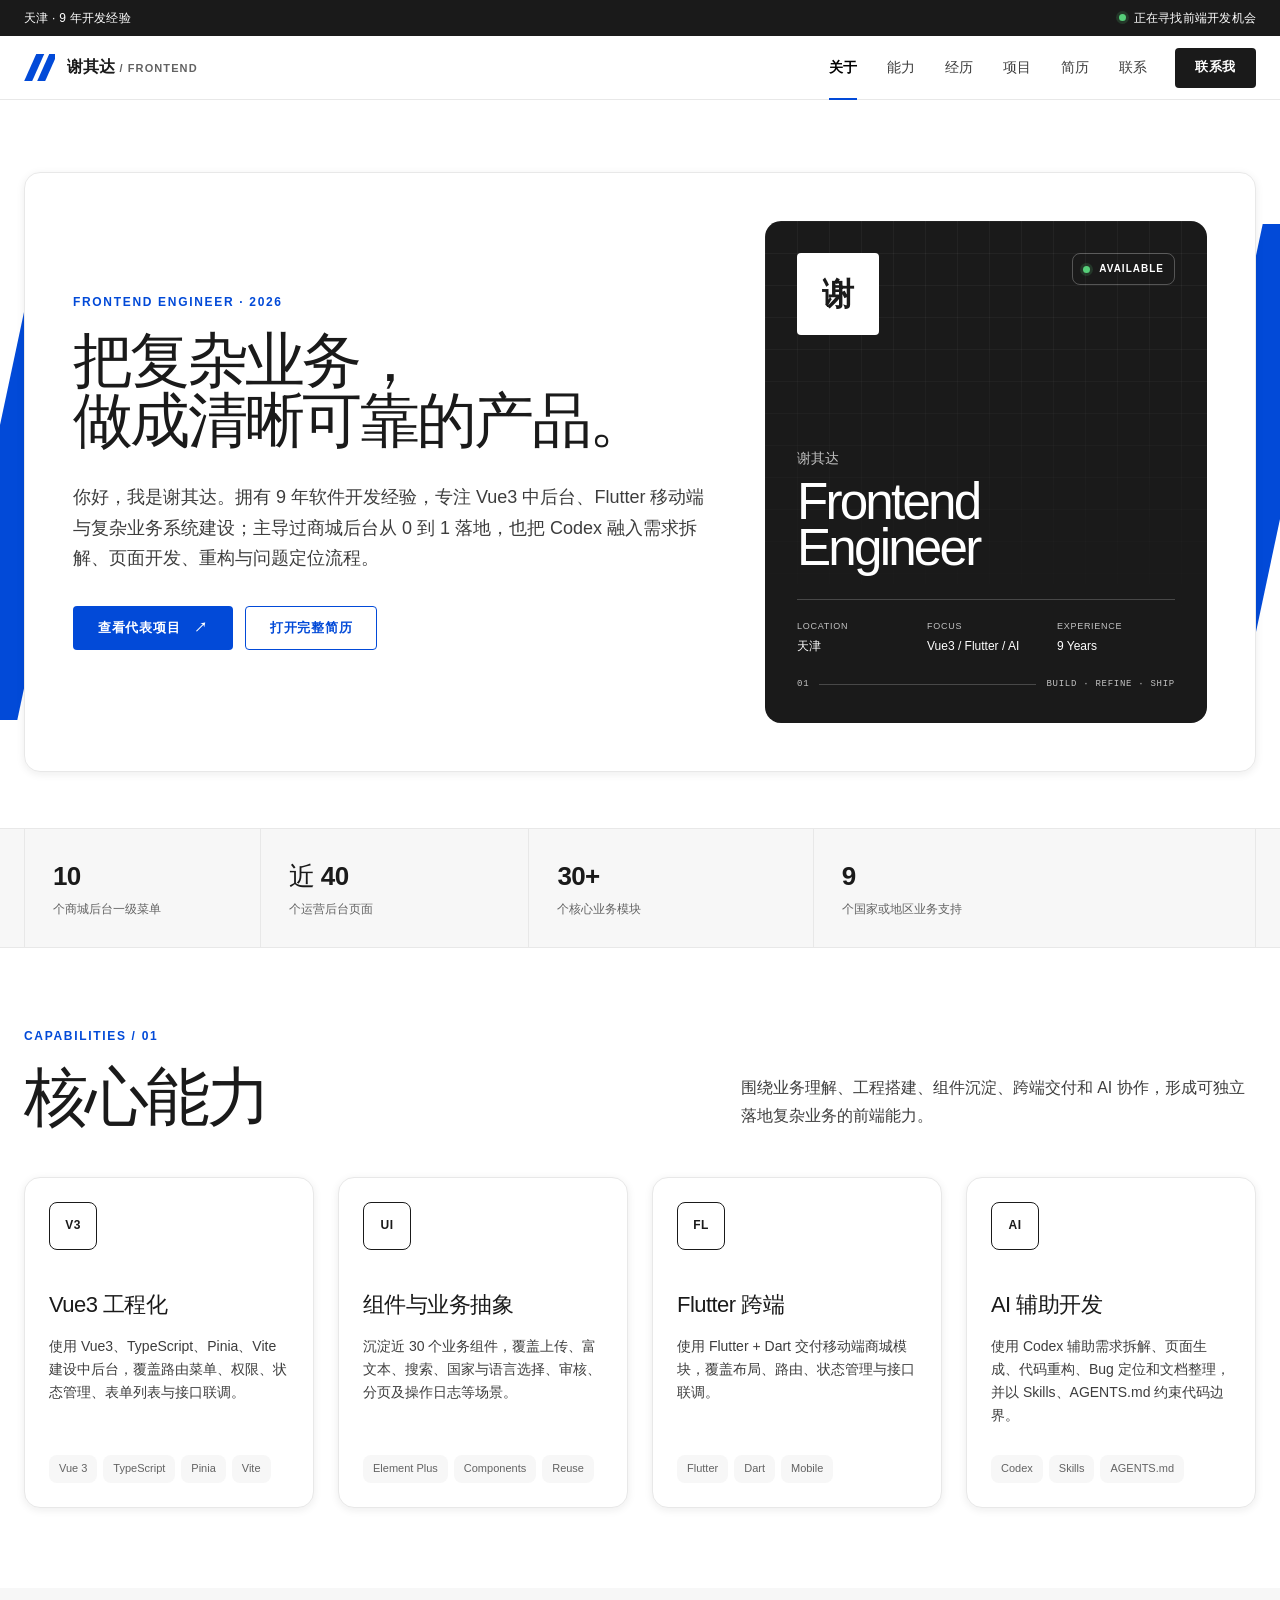
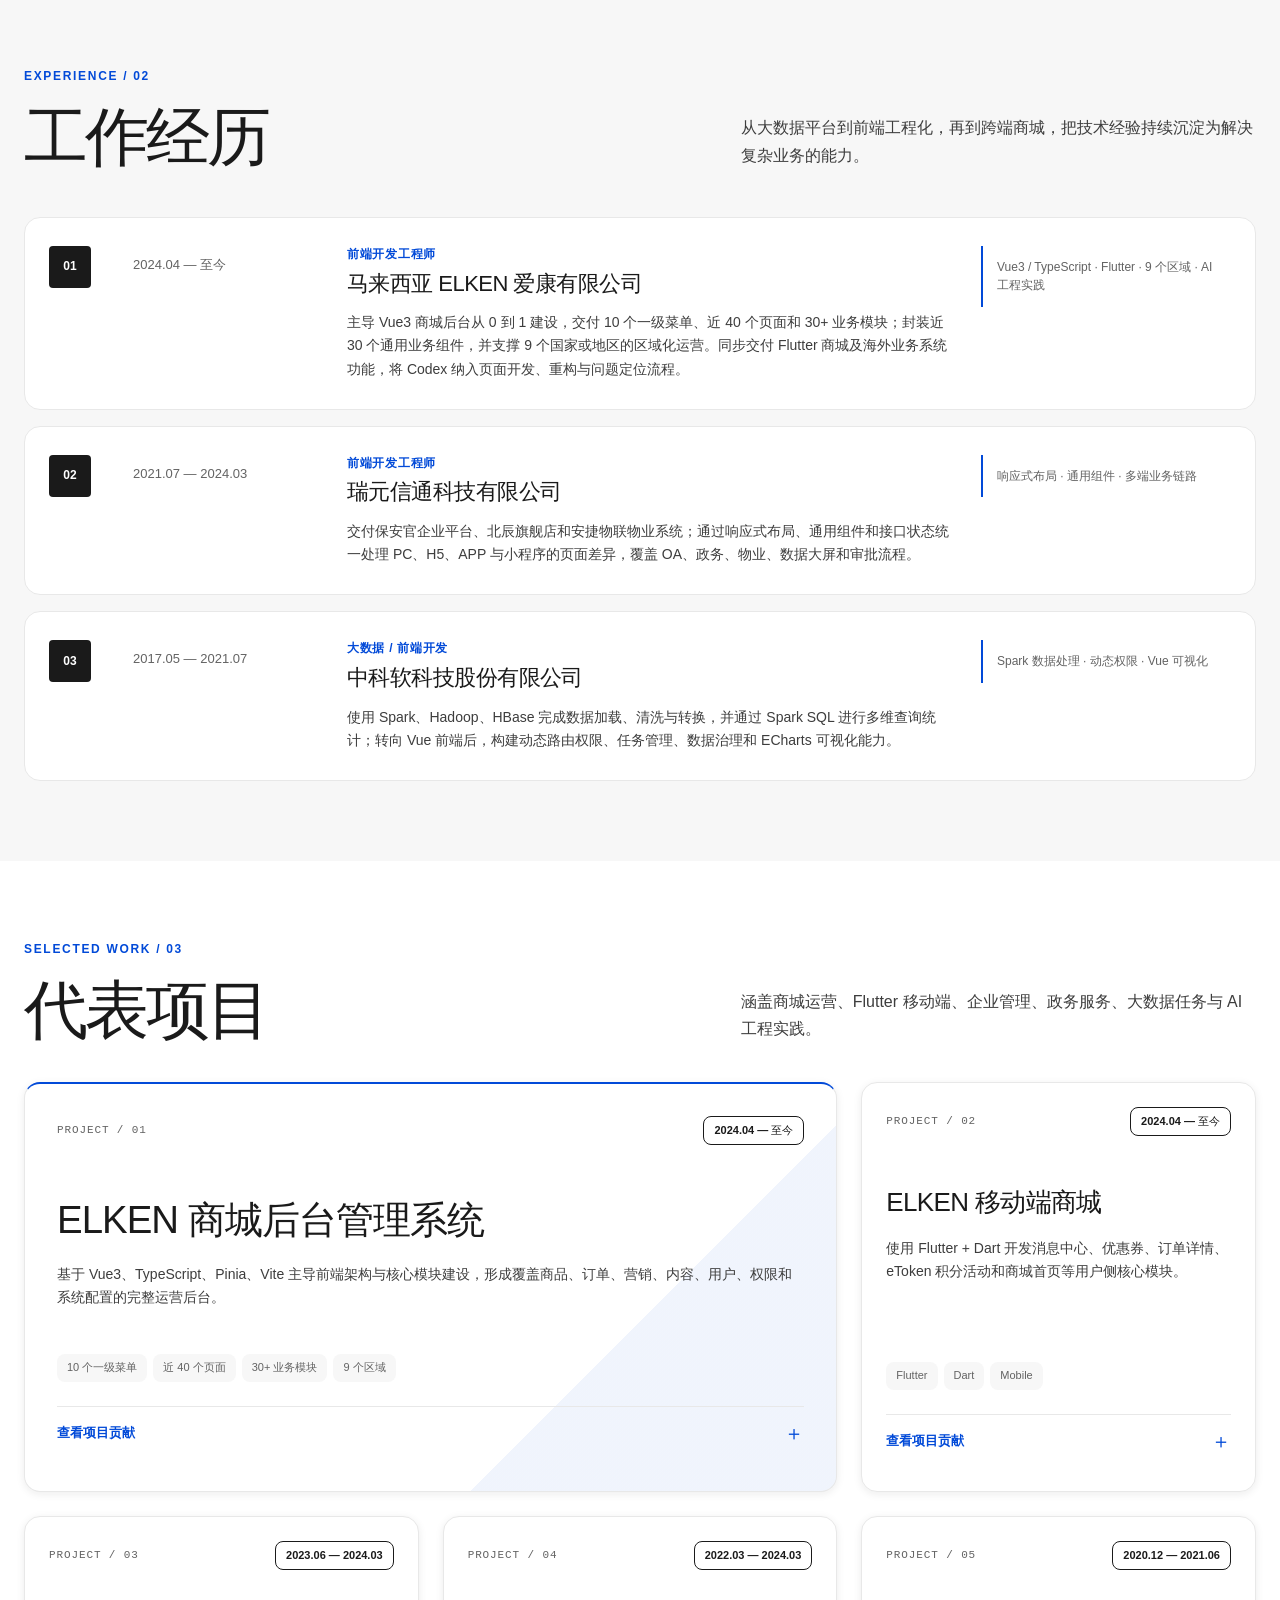
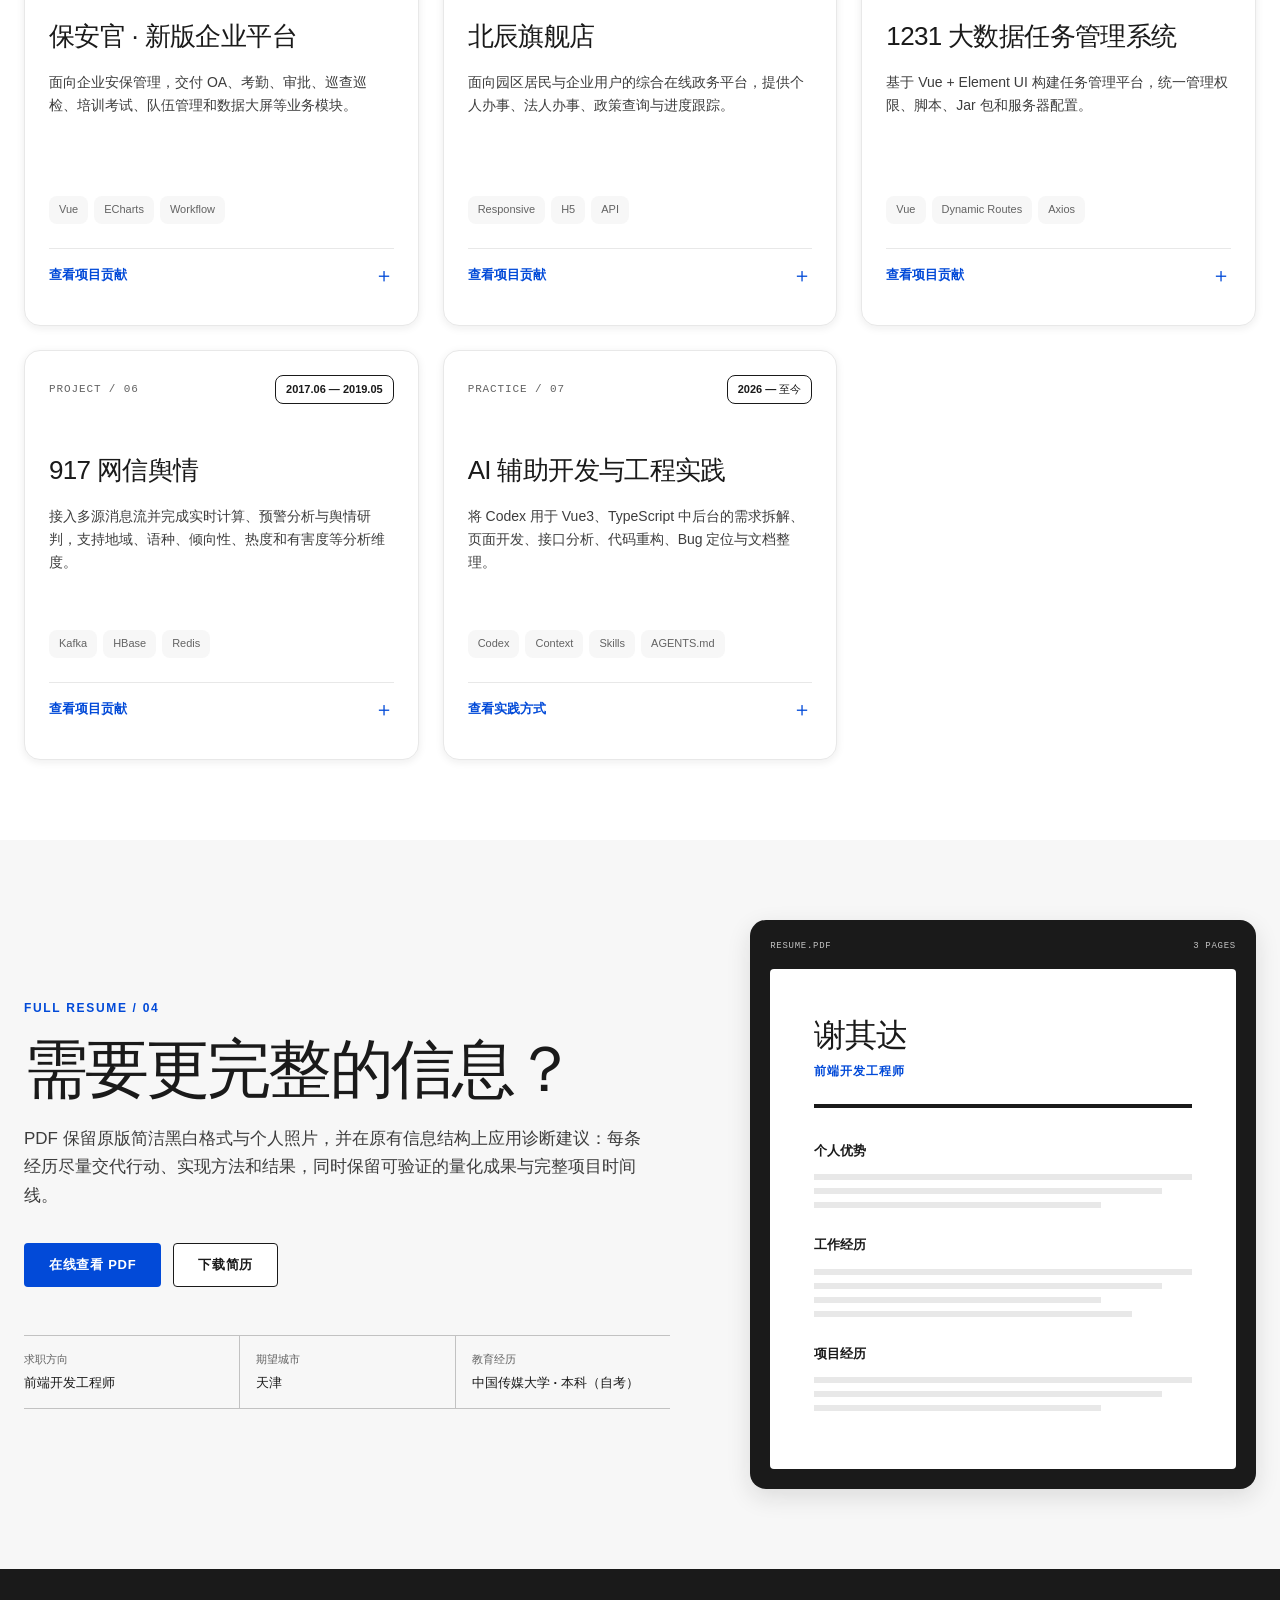
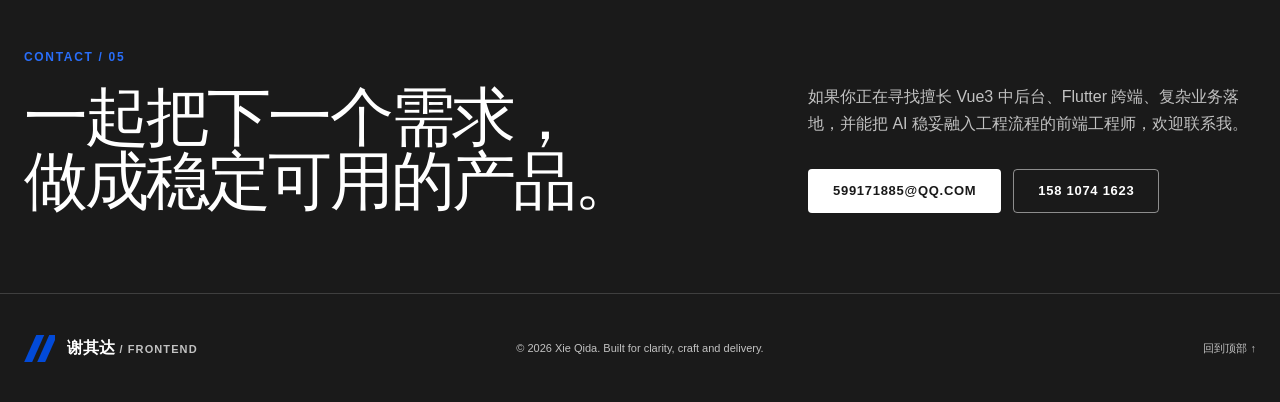
<file: index.html>
<!doctype html>
<html lang="zh-CN">
<head>
  <meta charset="UTF-8">
  <meta name="viewport" content="width=device-width, initial-scale=1.0">
  <meta name="description" content="谢其达的个人简历与作品网站，聚焦 Vue3、TypeScript、Flutter、中后台系统与基于 Codex 的 AI 辅助工程实践。">
  <meta name="theme-color" content="#ffffff">
  <title>谢其达｜前端开发工程师</title>
  <link rel="stylesheet" href="./styles.css">
  <script src="./script.js" defer></script>
</head>
<body>
  <main>
    <div class="utility-strip">
      <div class="container utility-inner">
        <span>天津 · 9 年开发经验</span>
        <span class="utility-status"><i></i> 正在寻找前端开发机会</span>
      </div>
    </div>

    <header class="site-header">
      <div class="container nav-shell">
        <a class="brand" href="#about" aria-label="回到首页">
          <span class="brand-mark" aria-hidden="true"><i></i><i></i></span>
          <span>谢其达 <small>/ FRONTEND</small></span>
        </a>
        <button class="menu-button" type="button" aria-label="打开导航" aria-expanded="false">
          <span></span><span></span>
        </button>
        <nav class="main-nav" aria-label="主导航">
          <a class="active" href="#about">关于</a>
          <a href="#skills">能力</a>
          <a href="#experience">经历</a>
          <a href="#projects">项目</a>
          <a href="#resume">简历</a>
          <a href="#contact">联系</a>
          <a class="nav-cta" href="mailto:599171885@qq.com">联系我</a>
        </nav>
      </div>
    </header>

    <section class="hero section" id="about">
      <div class="container hero-frame">
        <span class="slash slash-left" aria-hidden="true"></span>
        <span class="slash slash-right" aria-hidden="true"></span>
        <div class="hero-card">
          <div class="hero-copy">
            <p class="eyebrow">FRONTEND ENGINEER · 2026</p>
            <h1>把复杂业务，<br>做成清晰可靠的产品。</h1>
            <p class="hero-lead">你好，我是谢其达。拥有 9 年软件开发经验，专注 Vue3 中后台、Flutter 移动端与复杂业务系统建设；主导过商城后台从 0 到 1 落地，也把 Codex 融入需求拆解、页面开发、重构与问题定位流程。</p>
            <div class="button-row">
              <a class="button button-primary" href="#projects">查看代表项目 <span>↗</span></a>
              <a class="button button-outline" href="./resume.pdf" target="_blank" rel="noopener">打开完整简历</a>
            </div>
          </div>
          <aside class="profile-panel" aria-label="个人能力概览">
            <div class="profile-top">
              <div class="avatar" aria-hidden="true">谢</div>
              <span class="availability"><i></i> AVAILABLE</span>
            </div>
            <div class="profile-title"><span>谢其达</span><strong>Frontend<br>Engineer</strong></div>
            <div class="profile-specs">
              <div><span>LOCATION</span><strong>天津</strong></div>
              <div><span>FOCUS</span><strong>Vue3 / Flutter / AI</strong></div>
              <div><span>EXPERIENCE</span><strong>9 Years</strong></div>
            </div>
            <div class="code-line" aria-hidden="true"><span>01</span><i></i><span>BUILD · REFINE · SHIP</span></div>
          </aside>
        </div>
      </div>
    </section>

    <section class="stats-band" aria-label="职业数据">
      <div class="container stats-grid">
        <div><strong>10</strong><span>个商城后台一级菜单</span></div>
        <div><strong>近 40</strong><span>个运营后台页面</span></div>
        <div><strong>30+</strong><span>个核心业务模块</span></div>
        <div><strong>9</strong><span>个国家或地区业务支持</span></div>
      </div>
    </section>

    <section class="section" id="skills">
      <div class="container">
        <div class="section-heading">
          <div><p class="eyebrow">CAPABILITIES / 01</p><h2>核心能力</h2></div>
          <p>围绕业务理解、工程搭建、组件沉淀、跨端交付和 AI 协作，形成可独立落地复杂业务的前端能力。</p>
        </div>
        <div class="skills-grid">
          <article class="skill-card">
            <div class="skill-code">V3</div><h3>Vue3 工程化</h3>
            <p>使用 Vue3、TypeScript、Pinia、Vite 建设中后台，覆盖路由菜单、权限、状态管理、表单列表与接口联调。</p>
            <div class="tag-row"><span>Vue 3</span><span>TypeScript</span><span>Pinia</span><span>Vite</span></div>
          </article>
          <article class="skill-card">
            <div class="skill-code">UI</div><h3>组件与业务抽象</h3>
            <p>沉淀近 30 个业务组件，覆盖上传、富文本、搜索、国家与语言选择、审核、分页及操作日志等场景。</p>
            <div class="tag-row"><span>Element Plus</span><span>Components</span><span>Reuse</span></div>
          </article>
          <article class="skill-card">
            <div class="skill-code">FL</div><h3>Flutter 跨端</h3>
            <p>使用 Flutter + Dart 交付移动端商城模块，覆盖布局、路由、状态管理与接口联调。</p>
            <div class="tag-row"><span>Flutter</span><span>Dart</span><span>Mobile</span></div>
          </article>
          <article class="skill-card">
            <div class="skill-code">AI</div><h3>AI 辅助开发</h3>
            <p>使用 Codex 辅助需求拆解、页面生成、代码重构、Bug 定位和文档整理，并以 Skills、AGENTS.md 约束代码边界。</p>
            <div class="tag-row"><span>Codex</span><span>Skills</span><span>AGENTS.md</span></div>
          </article>
        </div>
      </div>
    </section>

    <section class="section cloud-section" id="experience">
      <div class="container">
        <div class="section-heading">
          <div><p class="eyebrow">EXPERIENCE / 02</p><h2>工作经历</h2></div>
          <p>从大数据平台到前端工程化，再到跨端商城，把技术经验持续沉淀为解决复杂业务的能力。</p>
        </div>
        <div class="experience-list">
          <article class="experience-card">
            <div class="experience-index">01</div><div class="experience-date">2024.04 — 至今</div>
            <div class="experience-main"><p>前端开发工程师</p><h3>马来西亚 ELKEN 爱康有限公司</h3><div>主导 Vue3 商城后台从 0 到 1 建设，交付 10 个一级菜单、近 40 个页面和 30+ 业务模块；封装近 30 个通用业务组件，并支撑 9 个国家或地区的区域化运营。同步交付 Flutter 商城及海外业务系统功能，将 Codex 纳入页面开发、重构与问题定位流程。</div></div>
            <div class="experience-result">Vue3 / TypeScript · Flutter · 9 个区域 · AI 工程实践</div>
          </article>
          <article class="experience-card">
            <div class="experience-index">02</div><div class="experience-date">2021.07 — 2024.03</div>
            <div class="experience-main"><p>前端开发工程师</p><h3>瑞元信通科技有限公司</h3><div>交付保安官企业平台、北辰旗舰店和安捷物联物业系统；通过响应式布局、通用组件和接口状态统一处理 PC、H5、APP 与小程序的页面差异，覆盖 OA、政务、物业、数据大屏和审批流程。</div></div>
            <div class="experience-result">响应式布局 · 通用组件 · 多端业务链路</div>
          </article>
          <article class="experience-card">
            <div class="experience-index">03</div><div class="experience-date">2017.05 — 2021.07</div>
            <div class="experience-main"><p>大数据 / 前端开发</p><h3>中科软科技股份有限公司</h3><div>使用 Spark、Hadoop、HBase 完成数据加载、清洗与转换，并通过 Spark SQL 进行多维查询统计；转向 Vue 前端后，构建动态路由权限、任务管理、数据治理和 ECharts 可视化能力。</div></div>
            <div class="experience-result">Spark 数据处理 · 动态权限 · Vue 可视化</div>
          </article>
        </div>
      </div>
    </section>

    <section class="section" id="projects">
      <div class="container">
        <div class="section-heading projects-heading">
          <div><p class="eyebrow">SELECTED WORK / 03</p><h2>代表项目</h2></div>
          <p>涵盖商城运营、Flutter 移动端、企业管理、政务服务、大数据任务与 AI 工程实践。</p>
        </div>
        <div class="projects-grid">
          <article class="project-card featured">
            <div class="project-head"><span class="project-no">PROJECT / 01</span><span class="project-label">2024.04 — 至今</span></div>
            <h3>ELKEN 商城后台管理系统</h3>
            <p>基于 Vue3、TypeScript、Pinia、Vite 主导前端架构与核心模块建设，形成覆盖商品、订单、营销、内容、用户、权限和系统配置的完整运营后台。</p>
            <div class="tag-row"><span>10 个一级菜单</span><span>近 40 个页面</span><span>30+ 业务模块</span><span>9 个区域</span></div>
            <details><summary>查看项目贡献 <span aria-hidden="true">＋</span></summary><div>以 Vite 完成工程初始化，以菜单配置与路由体系组织页面，以 Pinia 管理跨页面状态；抽象上传、富文本、通用搜索、国家/语言选择、审核、分页和操作日志等近 30 个业务组件。使用 Codex 生成页面骨架、分析接口和定位问题，再人工检查页面、交互、权限与异常状态。</div></details>
          </article>
          <article class="project-card">
            <div class="project-head"><span class="project-no">PROJECT / 02</span><span class="project-label">2024.04 — 至今</span></div>
            <h3>ELKEN 移动端商城</h3>
            <p>使用 Flutter + Dart 开发消息中心、优惠券、订单详情、eToken 积分活动和商城首页等用户侧核心模块。</p>
            <div class="tag-row"><span>Flutter</span><span>Dart</span><span>Mobile</span></div>
            <details><summary>查看项目贡献 <span aria-hidden="true">＋</span></summary><div>统一处理加载、空数据、异常响应和业务状态，完成页面交互与接口联调；配合后台及海外区域需求持续迭代，保持移动端业务链路与运营配置一致。</div></details>
          </article>
          <article class="project-card">
            <div class="project-head"><span class="project-no">PROJECT / 03</span><span class="project-label">2023.06 — 2024.03</span></div>
            <h3>保安官 · 新版企业平台</h3>
            <p>面向企业安保管理，交付 OA、考勤、审批、巡查巡检、培训考试、队伍管理和数据大屏等业务模块。</p>
            <div class="tag-row"><span>Vue</span><span>ECharts</span><span>Workflow</span></div>
            <details><summary>查看项目贡献 <span aria-hidden="true">＋</span></summary><div>将请假、报销、巡查和培训流程线上化，并使用 ECharts 汇总关键管理数据；通过通用表单、流程状态和接口错误处理统一 PC 与移动端业务体验。</div></details>
          </article>
          <article class="project-card">
            <div class="project-head"><span class="project-no">PROJECT / 04</span><span class="project-label">2022.03 — 2024.03</span></div>
            <h3>北辰旗舰店</h3>
            <p>面向园区居民与企业用户的综合在线政务平台，提供个人办事、法人办事、政策查询与进度跟踪。</p>
            <div class="tag-row"><span>Responsive</span><span>H5</span><span>API</span></div>
            <details><summary>查看项目贡献 <span aria-hidden="true">＋</span></summary><div>采用响应式布局适配 PC 与移动设备，串联业务申请、材料提交、查询展示和进度跟踪；统一接口状态与页面反馈，处理不同设备下的表单和内容展示差异。</div></details>
          </article>
          <article class="project-card">
            <div class="project-head"><span class="project-no">PROJECT / 05</span><span class="project-label">2020.12 — 2021.06</span></div>
            <h3>1231 大数据任务管理系统</h3>
            <p>基于 Vue + Element UI 构建任务管理平台，统一管理权限、脚本、Jar 包和服务器配置。</p>
            <div class="tag-row"><span>Vue</span><span>Dynamic Routes</span><span>Axios</span></div>
            <details><summary>查看项目贡献 <span aria-hidden="true">＋</span></summary><div>根据权限列表生成动态路由和菜单，在登录、请求与响应拦截中统一鉴权状态；集中管理任务脚本、Jar 包和服务器配置，规范任务提交与服务器操作流程。</div></details>
          </article>
          <article class="project-card">
            <div class="project-head"><span class="project-no">PROJECT / 06</span><span class="project-label">2017.06 — 2019.05</span></div>
            <h3>917 网信舆情</h3>
            <p>接入多源消息流并完成实时计算、预警分析与舆情研判，支持地域、语种、倾向性、热度和有害度等分析维度。</p>
            <div class="tag-row"><span>Kafka</span><span>HBase</span><span>Redis</span></div>
            <details><summary>查看项目贡献 <span aria-hidden="true">＋</span></summary><div>接入 Kafka 消息流，以 HBase 完成查询存储，以 Redis 缓存比对并更新预警结果，为实时监测和研判提供可用数据。</div></details>
          </article>
          <article class="project-card">
            <div class="project-head"><span class="project-no">PRACTICE / 07</span><span class="project-label">2026 — 至今</span></div>
            <h3>AI 辅助开发与工程实践</h3>
            <p>将 Codex 用于 Vue3、TypeScript 中后台的需求拆解、页面开发、接口分析、代码重构、Bug 定位与文档整理。</p>
            <div class="tag-row"><span>Codex</span><span>Context</span><span>Skills</span><span>AGENTS.md</span></div>
            <details><summary>查看实践方式 <span aria-hidden="true">＋</span></summary><div>通过 Skills 与 AGENTS.md 明确技术栈、目录规范、业务边界、改动范围与验收要求；对生成结果人工检查页面还原、交互流程、表单校验、接口数据、权限逻辑和异常状态，保证结果符合现有项目规范。</div></details>
          </article>
        </div>
      </div>
    </section>

    <section class="section cloud-section" id="resume">
      <div class="container resume-layout">
        <div class="resume-copy">
          <p class="eyebrow">FULL RESUME / 04</p><h2>需要更完整的信息？</h2>
          <p>PDF 保留原版简洁黑白格式与个人照片，并在原有信息结构上应用诊断建议：每条经历尽量交代行动、实现方法和结果，同时保留可验证的量化成果与完整项目时间线。</p>
          <div class="button-row">
            <a class="button button-primary" href="./resume.pdf" target="_blank" rel="noopener">在线查看 PDF</a>
            <a class="button button-outline-ink" href="./resume.pdf" download="谢其达-前端开发工程师-简历.pdf">下载简历</a>
          </div>
          <dl class="resume-meta">
            <div><dt>求职方向</dt><dd>前端开发工程师</dd></div>
            <div><dt>期望城市</dt><dd>天津</dd></div>
            <div><dt>教育经历</dt><dd>中国传媒大学 · 本科（自考）</dd></div>
          </dl>
        </div>
        <div class="resume-preview" aria-label="简历预览卡片">
          <div class="document-top"><span>RESUME.PDF</span><span>3 PAGES</span></div>
          <div class="document-sheet">
            <div class="doc-name">谢其达</div><div class="doc-role">前端开发工程师</div><div class="doc-rule"></div>
            <div class="doc-section"><strong>个人优势</strong><i></i><i></i><i></i></div>
            <div class="doc-section"><strong>工作经历</strong><i></i><i></i><i></i><i></i></div>
            <div class="doc-section"><strong>项目经历</strong><i></i><i></i><i></i></div>
          </div>
        </div>
      </div>
    </section>

    <section class="contact-section" id="contact">
      <div class="container contact-grid">
        <div><p class="eyebrow eyebrow-light">CONTACT / 05</p><h2>一起把下一个需求，<br>做成稳定可用的产品。</h2></div>
        <div class="contact-copy">
          <p>如果你正在寻找擅长 Vue3 中后台、Flutter 跨端、复杂业务落地，并能把 AI 稳妥融入工程流程的前端工程师，欢迎联系我。</p>
          <div class="button-row">
            <a class="button button-light" href="mailto:599171885@qq.com">599171885@qq.com</a>
            <a class="button button-dark-outline" href="tel:15810741623">158 1074 1623</a>
          </div>
        </div>
      </div>
    </section>

    <footer class="site-footer">
      <div class="container footer-inner">
        <div class="brand brand-light"><span class="brand-mark" aria-hidden="true"><i></i><i></i></span><span>谢其达 <small>/ FRONTEND</small></span></div>
        <p>© 2026 Xie Qida. Built for clarity, craft and delivery.</p>
        <a href="#about">回到顶部 ↑</a>
      </div>
    </footer>
  </main>
</body>
</html>
</file>
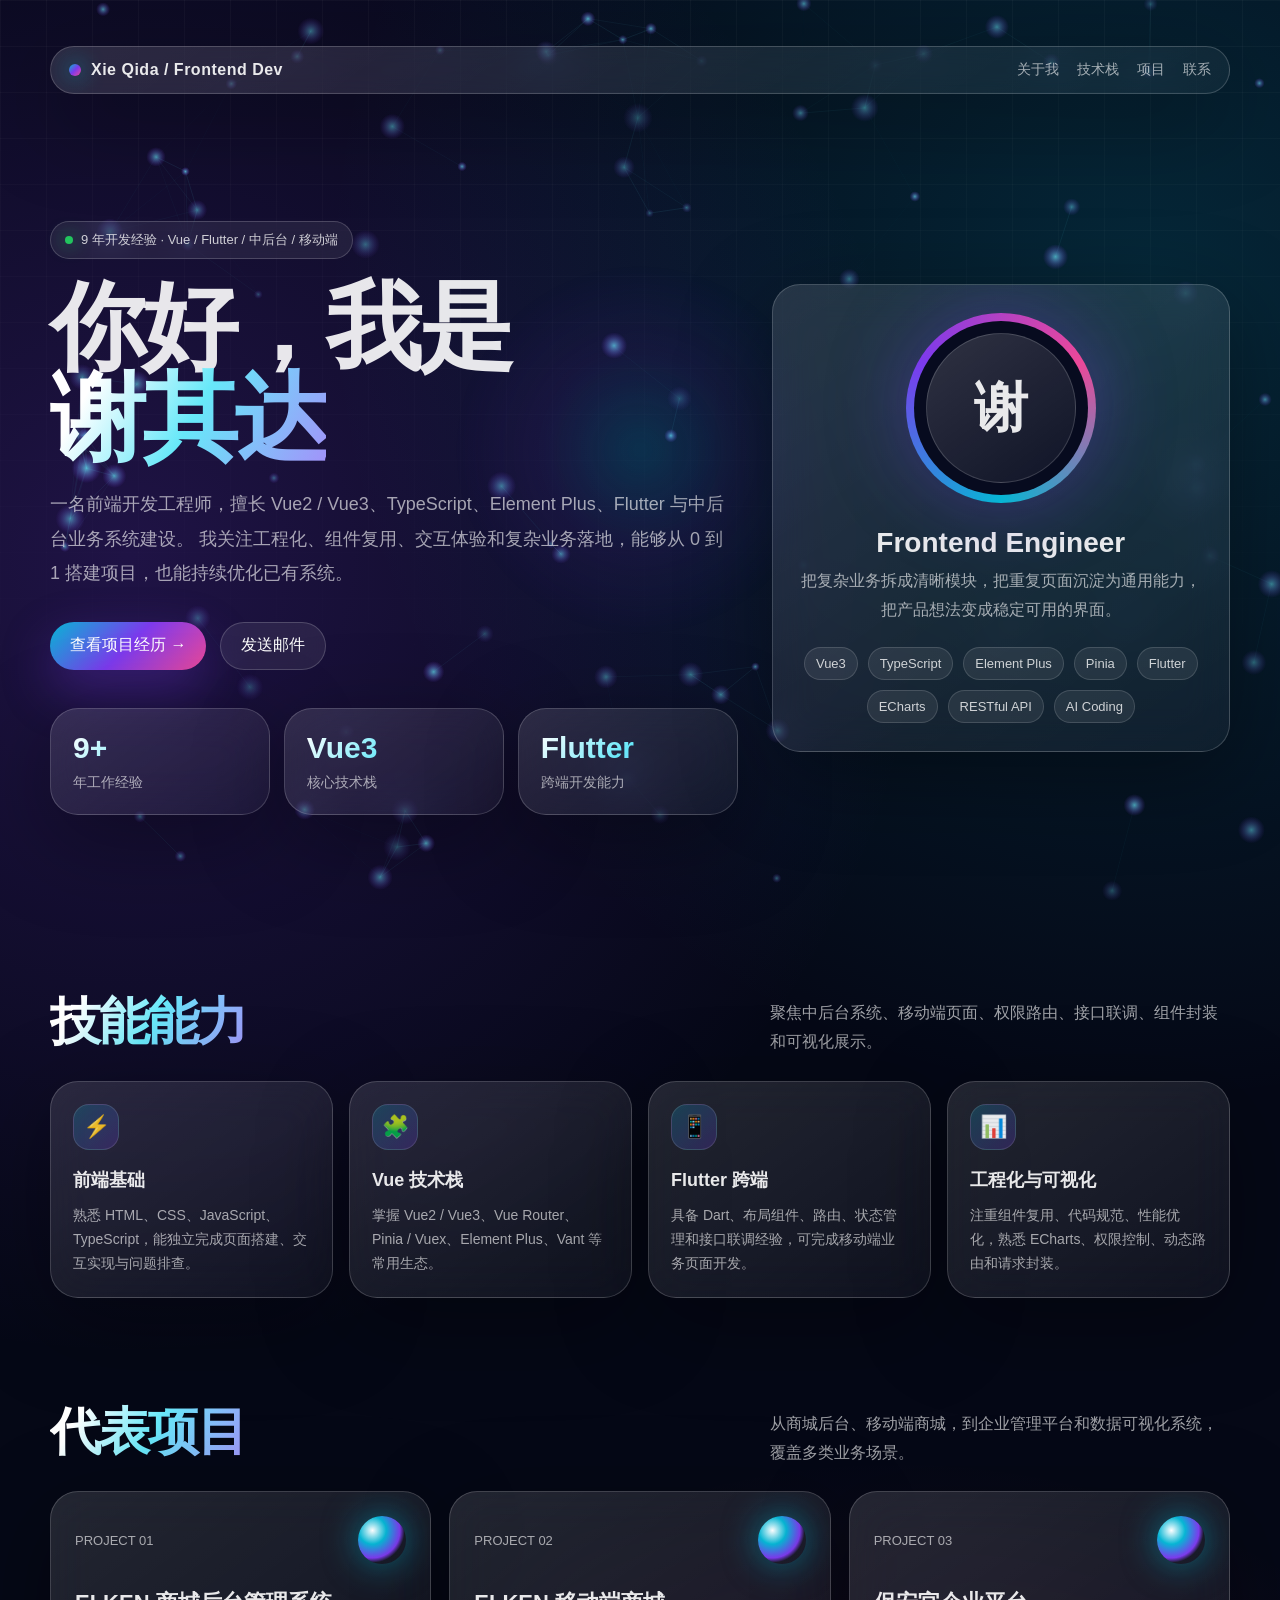
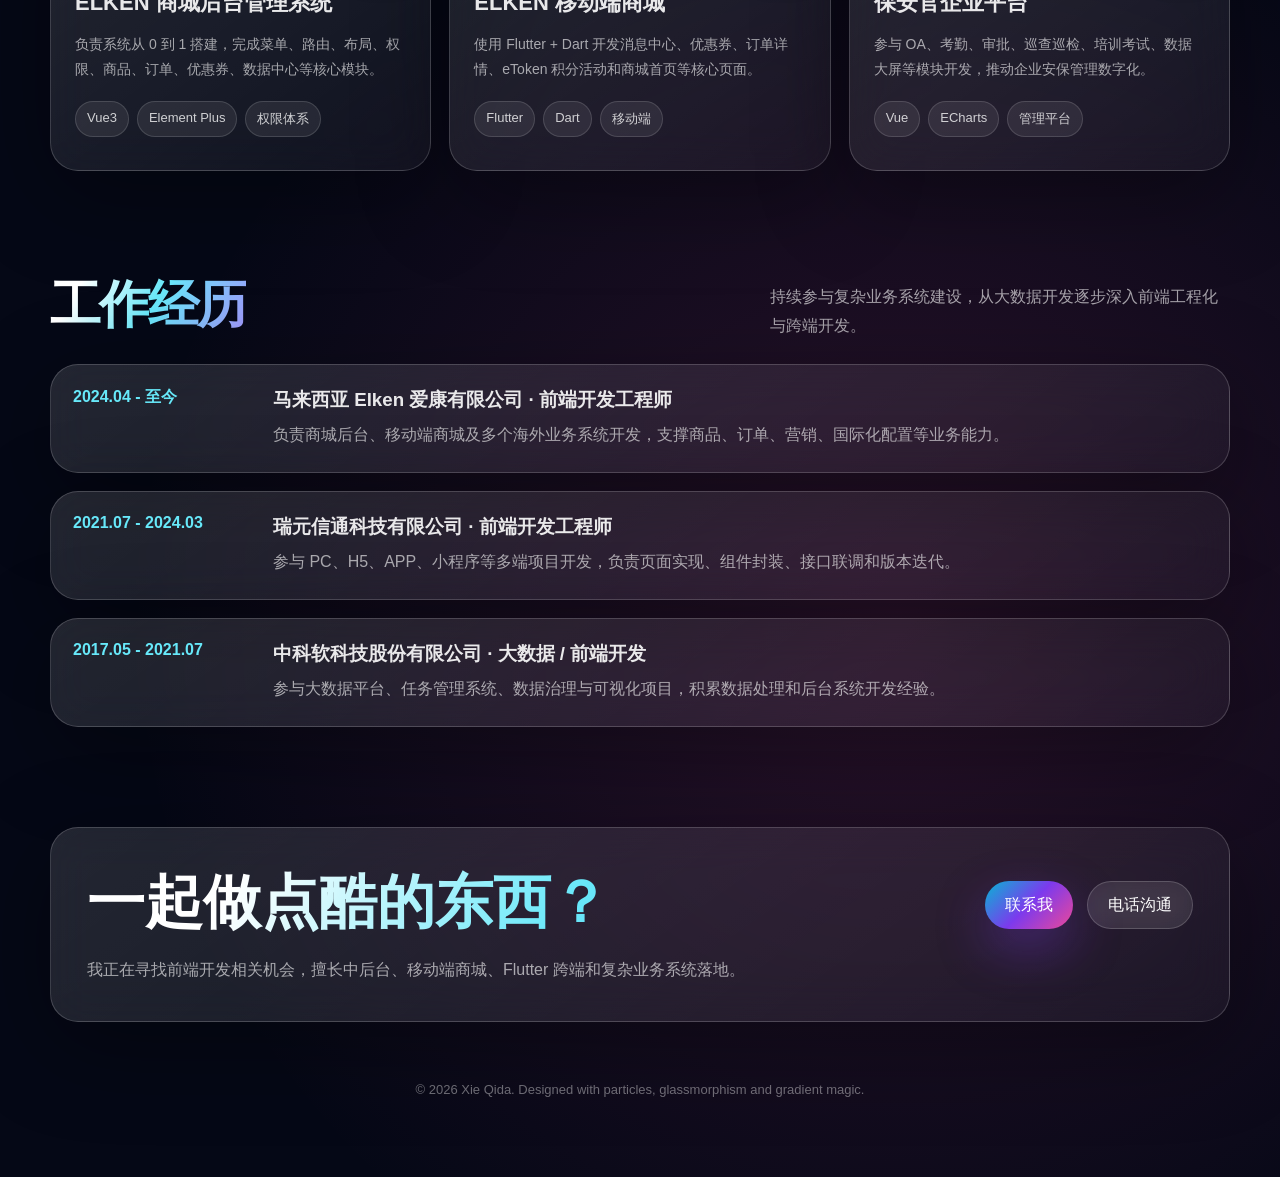
<file: home.html>
<!DOCTYPE html>
<html lang="zh-CN">
<head>
  <meta charset="UTF-8" />
  <meta name="viewport" content="width=device-width, initial-scale=1.0" />
  <title>谢其达｜前端开发工程师</title>
  <style>
    * {
      margin: 0;
      padding: 0;
      box-sizing: border-box;
    }

    :root {
      --bg: #050816;
      --card: rgba(255, 255, 255, 0.08);
      --card-border: rgba(255, 255, 255, 0.18);
      --text: rgba(255, 255, 255, 0.9);
      --muted: rgba(255, 255, 255, 0.62);
      --primary: #7c3aed;
      --secondary: #06b6d4;
      --pink: #ec4899;
      --green: #22c55e;
      --orange: #f97316;
    }

    html {
      scroll-behavior: smooth;
    }

    body {
      min-height: 100vh;
      font-family: Inter, "PingFang SC", "Microsoft YaHei", Arial, sans-serif;
      color: var(--text);
      background:
        radial-gradient(circle at 10% 20%, rgba(124, 58, 237, 0.22), transparent 32%),
        radial-gradient(circle at 90% 10%, rgba(6, 182, 212, 0.18), transparent 30%),
        radial-gradient(circle at 70% 80%, rgba(236, 72, 153, 0.16), transparent 32%),
        var(--bg);
      overflow-x: hidden;
    }

    body::before {
      content: "";
      position: fixed;
      inset: 0;
      pointer-events: none;
      background-image:
        linear-gradient(rgba(255, 255, 255, 0.035) 1px, transparent 1px),
        linear-gradient(90deg, rgba(255, 255, 255, 0.035) 1px, transparent 1px);
      background-size: 46px 46px;
      mask-image: linear-gradient(to bottom, rgba(0,0,0,0.9), transparent 85%);
      z-index: 0;
    }

    #particles {
      position: fixed;
      inset: 0;
      z-index: 1;
      pointer-events: none;
    }

    .cursor-glow {
      position: fixed;
      width: 420px;
      height: 420px;
      border-radius: 50%;
      background: radial-gradient(circle, rgba(6, 182, 212, 0.2), rgba(124, 58, 237, 0.08), transparent 64%);
      transform: translate(-50%, -50%);
      pointer-events: none;
      z-index: 2;
      filter: blur(8px);
      transition: width 0.25s ease, height 0.25s ease, opacity 0.25s ease;
      opacity: 0.9;
    }

    .page {
      position: relative;
      z-index: 3;
      width: min(1180px, calc(100% - 40px));
      margin: 0 auto;
      padding: 28px 0 80px;
    }

    .nav {
      position: sticky;
      top: 18px;
      z-index: 10;
      display: flex;
      align-items: center;
      justify-content: space-between;
      gap: 18px;
      padding: 14px 18px;
      margin-bottom: 72px;
      border: 1px solid var(--card-border);
      border-radius: 999px;
      background: rgba(5, 8, 22, 0.55);
      backdrop-filter: blur(18px);
      box-shadow: 0 18px 60px rgba(0, 0, 0, 0.25);
    }

    .logo {
      display: flex;
      align-items: center;
      gap: 10px;
      font-weight: 800;
      letter-spacing: 0.5px;
    }

    .logo-dot {
      width: 12px;
      height: 12px;
      border-radius: 50%;
      background: linear-gradient(135deg, var(--secondary), var(--primary), var(--pink));
      box-shadow: 0 0 22px rgba(6, 182, 212, 0.9);
    }

    .nav-links {
      display: flex;
      gap: 18px;
      align-items: center;
    }

    .nav-links a {
      color: var(--muted);
      text-decoration: none;
      font-size: 14px;
      transition: 0.25s ease;
    }

    .nav-links a:hover {
      color: #fff;
      text-shadow: 0 0 16px rgba(6, 182, 212, 0.7);
    }

    .hero {
      display: grid;
      grid-template-columns: 1.2fr 0.8fr;
      gap: 34px;
      align-items: center;
      min-height: calc(100vh - 160px);
    }

    .badge {
      display: inline-flex;
      align-items: center;
      gap: 8px;
      padding: 9px 14px;
      border: 1px solid rgba(255, 255, 255, 0.18);
      border-radius: 999px;
      background: rgba(255, 255, 255, 0.07);
      backdrop-filter: blur(16px);
      color: rgba(255, 255, 255, 0.78);
      font-size: 13px;
      margin-bottom: 22px;
    }

    .badge span {
      width: 8px;
      height: 8px;
      border-radius: 50%;
      background: var(--green);
      box-shadow: 0 0 18px var(--green);
    }

    h1 {
      font-size: clamp(48px, 8vw, 96px);
      line-height: 0.95;
      letter-spacing: -4px;
      margin-bottom: 24px;
    }

    .gradient-text {
      background: linear-gradient(120deg, #fff 8%, #67e8f9 26%, #a78bfa 52%, #f0abfc 74%, #fff 92%);
      background-size: 220% auto;
      -webkit-background-clip: text;
      background-clip: text;
      color: transparent;
      animation: shine 5s ease-in-out infinite;
    }

    @keyframes shine {
      0%, 100% { background-position: 0% center; }
      50% { background-position: 100% center; }
    }

    .hero-desc {
      max-width: 690px;
      color: var(--muted);
      font-size: 18px;
      line-height: 1.9;
      margin-bottom: 32px;
    }

    .actions {
      display: flex;
      gap: 14px;
      flex-wrap: wrap;
      margin-bottom: 38px;
    }

    .btn {
      position: relative;
      display: inline-flex;
      align-items: center;
      justify-content: center;
      gap: 10px;
      min-height: 48px;
      padding: 0 20px;
      border-radius: 999px;
      border: 1px solid rgba(255, 255, 255, 0.18);
      color: #fff;
      text-decoration: none;
      overflow: hidden;
      transition: 0.28s ease;
      background: rgba(255, 255, 255, 0.08);
      backdrop-filter: blur(14px);
    }

    .btn.primary {
      border: none;
      background: linear-gradient(135deg, var(--secondary), var(--primary), var(--pink));
      box-shadow: 0 20px 50px rgba(124, 58, 237, 0.35);
    }

    .btn::before {
      content: "";
      position: absolute;
      inset: 0;
      background: linear-gradient(120deg, transparent, rgba(255,255,255,0.35), transparent);
      transform: translateX(-120%);
      transition: 0.55s ease;
    }

    .btn:hover {
      transform: translateY(-3px);
      box-shadow: 0 18px 48px rgba(6, 182, 212, 0.25);
    }

    .btn:hover::before {
      transform: translateX(120%);
    }

    .stats {
      display: grid;
      grid-template-columns: repeat(3, minmax(0, 1fr));
      gap: 14px;
    }

    .glass-card {
      position: relative;
      border: 1px solid var(--card-border);
      background: linear-gradient(145deg, rgba(255,255,255,0.12), rgba(255,255,255,0.045));
      backdrop-filter: blur(22px);
      border-radius: 28px;
      box-shadow: 0 24px 90px rgba(0, 0, 0, 0.35);
      overflow: hidden;
    }

    .glass-card::before {
      content: "";
      position: absolute;
      inset: 0;
      background: radial-gradient(circle at var(--mx, 50%) var(--my, 50%), rgba(255,255,255,0.18), transparent 32%);
      opacity: 0;
      transition: opacity 0.25s ease;
      pointer-events: none;
    }

    .glass-card:hover::before {
      opacity: 1;
    }

    .stat-card {
      padding: 22px;
    }

    .stat-card strong {
      display: block;
      font-size: 30px;
      margin-bottom: 8px;
      background: linear-gradient(135deg, #fff, #67e8f9, #c084fc);
      -webkit-background-clip: text;
      color: transparent;
    }

    .stat-card span {
      color: var(--muted);
      font-size: 14px;
    }

    .profile-card {
      padding: 28px;
      transform-style: preserve-3d;
      animation: float 6s ease-in-out infinite;
    }

    @keyframes float {
      0%, 100% { transform: translateY(0); }
      50% { transform: translateY(-14px); }
    }

    .avatar-wrap {
      position: relative;
      width: 190px;
      height: 190px;
      margin: 0 auto 24px;
      border-radius: 50%;
      display: grid;
      place-items: center;
      background: conic-gradient(from 180deg, var(--secondary), var(--primary), var(--pink), var(--secondary));
      box-shadow: 0 0 80px rgba(124, 58, 237, 0.35);
    }

    .avatar-wrap::after {
      content: "";
      position: absolute;
      inset: 8px;
      border-radius: inherit;
      background: #070b1f;
    }

    .avatar {
      position: relative;
      z-index: 1;
      width: 150px;
      height: 150px;
      border-radius: 50%;
      display: grid;
      place-items: center;
      font-size: 54px;
      font-weight: 900;
      background: linear-gradient(145deg, rgba(255,255,255,0.16), rgba(255,255,255,0.04));
      border: 1px solid rgba(255,255,255,0.16);
    }

    .profile-card h2 {
      text-align: center;
      font-size: 28px;
      margin-bottom: 8px;
    }

    .profile-card p {
      text-align: center;
      color: var(--muted);
      line-height: 1.8;
      margin-bottom: 22px;
    }

    .tech-cloud {
      display: flex;
      flex-wrap: wrap;
      justify-content: center;
      gap: 10px;
    }

    .tag {
      padding: 8px 11px;
      border-radius: 999px;
      color: rgba(255,255,255,0.78);
      background: rgba(255,255,255,0.08);
      border: 1px solid rgba(255,255,255,0.14);
      font-size: 13px;
    }

    section {
      margin-top: 100px;
    }

    .section-title {
      display: flex;
      align-items: end;
      justify-content: space-between;
      gap: 20px;
      margin-bottom: 24px;
    }

    .section-title h2 {
      font-size: clamp(30px, 4vw, 52px);
      letter-spacing: -2px;
    }

    .section-title p {
      color: var(--muted);
      max-width: 460px;
      line-height: 1.8;
    }

    .skills-grid {
      display: grid;
      grid-template-columns: repeat(4, minmax(0, 1fr));
      gap: 16px;
    }

    .skill-card {
      min-height: 190px;
      padding: 22px;
      transition: 0.3s ease;
    }

    .skill-card:hover {
      transform: translateY(-8px);
      border-color: rgba(103, 232, 249, 0.5);
    }

    .skill-icon {
      width: 46px;
      height: 46px;
      display: grid;
      place-items: center;
      border-radius: 16px;
      margin-bottom: 18px;
      font-size: 22px;
      background: linear-gradient(135deg, rgba(6,182,212,0.22), rgba(124,58,237,0.22));
      border: 1px solid rgba(255,255,255,0.12);
    }

    .skill-card h3 {
      margin-bottom: 12px;
      font-size: 18px;
    }

    .skill-card p {
      color: var(--muted);
      line-height: 1.7;
      font-size: 14px;
    }

    .projects {
      display: grid;
      grid-template-columns: repeat(3, minmax(0, 1fr));
      gap: 18px;
    }

    .project-card {
      min-height: 280px;
      padding: 24px;
      transition: 0.32s ease;
    }

    .project-card:hover {
      transform: translateY(-10px) scale(1.01);
      border-color: rgba(192, 132, 252, 0.55);
    }

    .project-top {
      display: flex;
      justify-content: space-between;
      align-items: center;
      margin-bottom: 24px;
    }

    .project-no {
      font-size: 13px;
      color: var(--muted);
    }

    .project-orb {
      width: 48px;
      height: 48px;
      border-radius: 50%;
      background: radial-gradient(circle at 30% 30%, #fff, var(--secondary), var(--primary) 58%, transparent 68%);
      box-shadow: 0 0 35px rgba(6, 182, 212, 0.55);
    }

    .project-card h3 {
      font-size: 22px;
      margin-bottom: 14px;
    }

    .project-card p {
      color: var(--muted);
      line-height: 1.75;
      margin-bottom: 20px;
      font-size: 14px;
    }

    .project-tags {
      display: flex;
      gap: 8px;
      flex-wrap: wrap;
    }

    .timeline {
      position: relative;
      display: grid;
      gap: 18px;
    }

    .timeline-item {
      display: grid;
      grid-template-columns: 180px 1fr;
      gap: 20px;
      padding: 22px;
    }

    .time {
      color: #67e8f9;
      font-weight: 800;
    }

    .timeline-item h3 {
      margin-bottom: 8px;
    }

    .timeline-item p {
      color: var(--muted);
      line-height: 1.8;
    }

    .contact-card {
      padding: 36px;
      display: grid;
      grid-template-columns: 1fr auto;
      gap: 24px;
      align-items: center;
    }

    .contact-card h2 {
      font-size: clamp(30px, 5vw, 58px);
      margin-bottom: 14px;
    }

    .contact-card p {
      color: var(--muted);
      line-height: 1.8;
    }

    .footer {
      margin-top: 60px;
      text-align: center;
      color: rgba(255, 255, 255, 0.42);
      font-size: 13px;
    }

    .reveal {
      opacity: 0;
      transform: translateY(28px);
      transition: 0.7s ease;
    }

    .reveal.show {
      opacity: 1;
      transform: translateY(0);
    }

    @media (max-width: 920px) {
      .hero,
      .contact-card {
        grid-template-columns: 1fr;
      }

      .profile-card {
        max-width: 520px;
        margin: 0 auto;
      }

      .skills-grid,
      .projects {
        grid-template-columns: repeat(2, minmax(0, 1fr));
      }
    }

    @media (max-width: 640px) {
      .page {
        width: min(100% - 24px, 1180px);
        padding-top: 14px;
      }

      .nav {
        border-radius: 24px;
        align-items: flex-start;
        flex-direction: column;
        margin-bottom: 46px;
      }

      .nav-links {
        width: 100%;
        justify-content: space-between;
        gap: 10px;
        flex-wrap: wrap;
      }

      h1 {
        letter-spacing: -2px;
      }

      .hero-desc {
        font-size: 16px;
      }

      .stats,
      .skills-grid,
      .projects {
        grid-template-columns: 1fr;
      }

      .timeline-item {
        grid-template-columns: 1fr;
      }

      .section-title {
        display: block;
      }

      .section-title p {
        margin-top: 12px;
      }
    }
  </style>
</head>
<body>
  <canvas id="particles"></canvas>
  <div class="cursor-glow" id="cursorGlow"></div>

  <main class="page">
    <nav class="nav glass-card">
      <div class="logo">
        <span class="logo-dot"></span>
        <span>Xie Qida / Frontend Dev</span>
      </div>
      <div class="nav-links">
        <a href="#about">关于我</a>
        <a href="#skills">技术栈</a>
        <a href="#projects">项目</a>
        <a href="#contact">联系</a>
      </div>
    </nav>

    <header class="hero" id="about">
      <div class="hero-copy reveal">
        <div class="badge"><span></span> 9 年开发经验 · Vue / Flutter / 中后台 / 移动端</div>
        <h1>
          你好，我是<br />
          <span class="gradient-text">谢其达</span>
        </h1>
        <p class="hero-desc">
          一名前端开发工程师，擅长 Vue2 / Vue3、TypeScript、Element Plus、Flutter 与中后台业务系统建设。
          我关注工程化、组件复用、交互体验和复杂业务落地，能够从 0 到 1 搭建项目，也能持续优化已有系统。
        </p>
        <div class="actions">
          <a class="btn primary" href="#projects">查看项目经历 →</a>
          <a class="btn" href="mailto:599171885@qq.com">发送邮件</a>
        </div>
        <div class="stats">
          <div class="glass-card stat-card">
            <strong>9+</strong>
            <span>年工作经验</span>
          </div>
          <div class="glass-card stat-card">
            <strong>Vue3</strong>
            <span>核心技术栈</span>
          </div>
          <div class="glass-card stat-card">
            <strong>Flutter</strong>
            <span>跨端开发能力</span>
          </div>
        </div>
      </div>

      <aside class="profile-card glass-card reveal">
        <div class="avatar-wrap">
          <div class="avatar">谢</div>
        </div>
        <h2>Frontend Engineer</h2>
        <p>把复杂业务拆成清晰模块，把重复页面沉淀为通用能力，把产品想法变成稳定可用的界面。</p>
        <div class="tech-cloud">
          <span class="tag">Vue3</span>
          <span class="tag">TypeScript</span>
          <span class="tag">Element Plus</span>
          <span class="tag">Pinia</span>
          <span class="tag">Flutter</span>
          <span class="tag">ECharts</span>
          <span class="tag">RESTful API</span>
          <span class="tag">AI Coding</span>
        </div>
      </aside>
    </header>

    <section id="skills" class="reveal">
      <div class="section-title">
        <h2 class="gradient-text">技能能力</h2>
        <p>聚焦中后台系统、移动端页面、权限路由、接口联调、组件封装和可视化展示。</p>
      </div>
      <div class="skills-grid">
        <article class="glass-card skill-card">
          <div class="skill-icon">⚡</div>
          <h3>前端基础</h3>
          <p>熟悉 HTML、CSS、JavaScript、TypeScript，能独立完成页面搭建、交互实现与问题排查。</p>
        </article>
        <article class="glass-card skill-card">
          <div class="skill-icon">🧩</div>
          <h3>Vue 技术栈</h3>
          <p>掌握 Vue2 / Vue3、Vue Router、Pinia / Vuex、Element Plus、Vant 等常用生态。</p>
        </article>
        <article class="glass-card skill-card">
          <div class="skill-icon">📱</div>
          <h3>Flutter 跨端</h3>
          <p>具备 Dart、布局组件、路由、状态管理和接口联调经验，可完成移动端业务页面开发。</p>
        </article>
        <article class="glass-card skill-card">
          <div class="skill-icon">📊</div>
          <h3>工程化与可视化</h3>
          <p>注重组件复用、代码规范、性能优化，熟悉 ECharts、权限控制、动态路由和请求封装。</p>
        </article>
      </div>
    </section>

    <section id="projects" class="reveal">
      <div class="section-title">
        <h2 class="gradient-text">代表项目</h2>
        <p>从商城后台、移动端商城，到企业管理平台和数据可视化系统，覆盖多类业务场景。</p>
      </div>
      <div class="projects">
        <article class="glass-card project-card">
          <div class="project-top">
            <span class="project-no">PROJECT 01</span>
            <span class="project-orb"></span>
          </div>
          <h3>ELKEN 商城后台管理系统</h3>
          <p>负责系统从 0 到 1 搭建，完成菜单、路由、布局、权限、商品、订单、优惠券、数据中心等核心模块。</p>
          <div class="project-tags">
            <span class="tag">Vue3</span><span class="tag">Element Plus</span><span class="tag">权限体系</span>
          </div>
        </article>

        <article class="glass-card project-card">
          <div class="project-top">
            <span class="project-no">PROJECT 02</span>
            <span class="project-orb"></span>
          </div>
          <h3>ELKEN 移动端商城</h3>
          <p>使用 Flutter + Dart 开发消息中心、优惠券、订单详情、eToken 积分活动和商城首页等核心页面。</p>
          <div class="project-tags">
            <span class="tag">Flutter</span><span class="tag">Dart</span><span class="tag">移动端</span>
          </div>
        </article>

        <article class="glass-card project-card">
          <div class="project-top">
            <span class="project-no">PROJECT 03</span>
            <span class="project-orb"></span>
          </div>
          <h3>保安官企业平台</h3>
          <p>参与 OA、考勤、审批、巡查巡检、培训考试、数据大屏等模块开发，推动企业安保管理数字化。</p>
          <div class="project-tags">
            <span class="tag">Vue</span><span class="tag">ECharts</span><span class="tag">管理平台</span>
          </div>
        </article>
      </div>
    </section>

    <section class="reveal">
      <div class="section-title">
        <h2 class="gradient-text">工作经历</h2>
        <p>持续参与复杂业务系统建设，从大数据开发逐步深入前端工程化与跨端开发。</p>
      </div>
      <div class="timeline">
        <article class="glass-card timeline-item">
          <div class="time">2024.04 - 至今</div>
          <div>
            <h3>马来西亚 Elken 爱康有限公司 · 前端开发工程师</h3>
            <p>负责商城后台、移动端商城及多个海外业务系统开发，支撑商品、订单、营销、国际化配置等业务能力。</p>
          </div>
        </article>
        <article class="glass-card timeline-item">
          <div class="time">2021.07 - 2024.03</div>
          <div>
            <h3>瑞元信通科技有限公司 · 前端开发工程师</h3>
            <p>参与 PC、H5、APP、小程序等多端项目开发，负责页面实现、组件封装、接口联调和版本迭代。</p>
          </div>
        </article>
        <article class="glass-card timeline-item">
          <div class="time">2017.05 - 2021.07</div>
          <div>
            <h3>中科软科技股份有限公司 · 大数据 / 前端开发</h3>
            <p>参与大数据平台、任务管理系统、数据治理与可视化项目，积累数据处理和后台系统开发经验。</p>
          </div>
        </article>
      </div>
    </section>

    <section id="contact" class="reveal">
      <div class="glass-card contact-card">
        <div>
          <h2 class="gradient-text">一起做点酷的东西？</h2>
          <p>我正在寻找前端开发相关机会，擅长中后台、移动端商城、Flutter 跨端和复杂业务系统落地。</p>
        </div>
        <div class="actions">
          <a class="btn primary" href="mailto:599171885@qq.com">联系我</a>
          <a class="btn" href="tel:15810741623">电话沟通</a>
        </div>
      </div>
    </section>

    <footer class="footer">
      © 2026 Xie Qida. Designed with particles, glassmorphism and gradient magic.
    </footer>
  </main>

  <script>
    // 鼠标跟随光晕
    const cursorGlow = document.getElementById('cursorGlow');
    let mouseX = window.innerWidth / 2;
    let mouseY = window.innerHeight / 2;
    let glowX = mouseX;
    let glowY = mouseY;

    window.addEventListener('mousemove', (e) => {
      mouseX = e.clientX;
      mouseY = e.clientY;
    });

    function animateGlow() {
      glowX += (mouseX - glowX) * 0.12;
      glowY += (mouseY - glowY) * 0.12;
      cursorGlow.style.left = glowX + 'px';
      cursorGlow.style.top = glowY + 'px';
      requestAnimationFrame(animateGlow);
    }
    animateGlow();

    // 卡片鼠标高光位置
    document.querySelectorAll('.glass-card').forEach((card) => {
      card.addEventListener('mousemove', (e) => {
        const rect = card.getBoundingClientRect();
        const x = ((e.clientX - rect.left) / rect.width) * 100;
        const y = ((e.clientY - rect.top) / rect.height) * 100;
        card.style.setProperty('--mx', x + '%');
        card.style.setProperty('--my', y + '%');
      });
    });

    // 粒子背景
    const canvas = document.getElementById('particles');
    const ctx = canvas.getContext('2d');
    let particles = [];
    const particleCount = 90;

    function resizeCanvas() {
      canvas.width = window.innerWidth * window.devicePixelRatio;
      canvas.height = window.innerHeight * window.devicePixelRatio;
      canvas.style.width = window.innerWidth + 'px';
      canvas.style.height = window.innerHeight + 'px';
      ctx.setTransform(window.devicePixelRatio, 0, 0, window.devicePixelRatio, 0, 0);
    }

    function createParticles() {
      particles = Array.from({ length: particleCount }, () => ({
        x: Math.random() * window.innerWidth,
        y: Math.random() * window.innerHeight,
        r: Math.random() * 2.2 + 0.8,
        vx: (Math.random() - 0.5) * 0.45,
        vy: (Math.random() - 0.5) * 0.45,
        alpha: Math.random() * 0.5 + 0.25
      }));
    }

    function drawParticles() {
      ctx.clearRect(0, 0, window.innerWidth, window.innerHeight);

      particles.forEach((p, i) => {
        p.x += p.vx;
        p.y += p.vy;

        if (p.x < 0 || p.x > window.innerWidth) p.vx *= -1;
        if (p.y < 0 || p.y > window.innerHeight) p.vy *= -1;

        const dxMouse = p.x - mouseX;
        const dyMouse = p.y - mouseY;
        const mouseDist = Math.sqrt(dxMouse * dxMouse + dyMouse * dyMouse);
        if (mouseDist < 120) {
          p.x += dxMouse / 80;
          p.y += dyMouse / 80;
        }

        const gradient = ctx.createRadialGradient(p.x, p.y, 0, p.x, p.y, p.r * 5);
        gradient.addColorStop(0, `rgba(103, 232, 249, ${p.alpha})`);
        gradient.addColorStop(1, 'rgba(124, 58, 237, 0)');
        ctx.fillStyle = gradient;
        ctx.beginPath();
        ctx.arc(p.x, p.y, p.r * 5, 0, Math.PI * 2);
        ctx.fill();

        for (let j = i + 1; j < particles.length; j++) {
          const q = particles[j];
          const dx = p.x - q.x;
          const dy = p.y - q.y;
          const dist = Math.sqrt(dx * dx + dy * dy);
          if (dist < 120) {
            ctx.strokeStyle = `rgba(103, 232, 249, ${0.12 * (1 - dist / 120)})`;
            ctx.lineWidth = 1;
            ctx.beginPath();
            ctx.moveTo(p.x, p.y);
            ctx.lineTo(q.x, q.y);
            ctx.stroke();
          }
        }
      });

      requestAnimationFrame(drawParticles);
    }

    window.addEventListener('resize', () => {
      resizeCanvas();
      createParticles();
    });

    resizeCanvas();
    createParticles();
    drawParticles();

    // 滚动进入动画
    const observer = new IntersectionObserver((entries) => {
      entries.forEach((entry) => {
        if (entry.isIntersecting) {
          entry.target.classList.add('show');
        }
      });
    }, { threshold: 0.14 });

    document.querySelectorAll('.reveal').forEach((el) => observer.observe(el));
  </script>
</body>
</html>
</file>
<file: styles.css>
:root {
  --canvas: #ffffff;
  --paper: #ffffff;
  --cloud: #f7f7f7;
  --fog: #e8e8e8;
  --steel: #c2c2c2;
  --hairline: #e8e8e8;
  --primary: #024ad8;
  --primary-bright: #296ef9;
  --primary-deep: #0e3191;
  --ink: #1a1a1a;
  --ink-deep: #000000;
  --charcoal: #3d3d3d;
  --graphite: #636363;
  --on-ink: #ffffff;
  --soft-shadow: 0 2px 8px rgba(26, 26, 26, 0.08);
  --container: 1366px;
}

* {
  box-sizing: border-box;
}

html {
  scroll-behavior: smooth;
  scroll-padding-top: 110px;
}

body {
  margin: 0;
  background: var(--canvas);
  color: var(--ink);
  font-family: Inter, "PingFang SC", "Microsoft YaHei", Arial, sans-serif;
  font-size: 16px;
  line-height: 1.4;
  -webkit-font-smoothing: antialiased;
}

body,
button,
a {
  -webkit-tap-highlight-color: transparent;
}

button,
a {
  font: inherit;
}

a {
  color: inherit;
  text-decoration: none;
}

button {
  color: inherit;
}

::selection {
  background: #c9e0fc;
  color: var(--ink-deep);
}

.container {
  width: min(var(--container), calc(100% - 48px));
  margin-inline: auto;
}

.utility-strip {
  min-height: 36px;
  display: flex;
  align-items: center;
  background: var(--ink);
  color: var(--on-ink);
  font-size: 12px;
  letter-spacing: 0.02em;
}

.utility-inner {
  display: flex;
  align-items: center;
  justify-content: space-between;
  gap: 24px;
}

.utility-status {
  display: inline-flex;
  align-items: center;
  gap: 8px;
}

.utility-status i,
.availability i {
  width: 7px;
  height: 7px;
  border-radius: 50%;
  background: #56ce79;
  box-shadow: 0 0 0 3px rgba(86, 206, 121, 0.16);
}

.site-header {
  position: sticky;
  top: 0;
  z-index: 50;
  height: 64px;
  background: rgba(255, 255, 255, 0.96);
  border-bottom: 1px solid var(--hairline);
  backdrop-filter: blur(18px);
}

.nav-shell {
  height: 100%;
  display: flex;
  align-items: center;
  justify-content: space-between;
  gap: 32px;
}

.brand {
  min-height: 44px;
  display: inline-flex;
  align-items: center;
  gap: 12px;
  font-weight: 650;
  white-space: nowrap;
}

.brand small {
  color: var(--graphite);
  font-size: 11px;
  font-weight: 550;
  letter-spacing: 0.1em;
}

.brand-mark {
  position: relative;
  width: 31px;
  height: 27px;
  display: inline-block;
  overflow: hidden;
}

.brand-mark i {
  position: absolute;
  top: -4px;
  width: 8px;
  height: 36px;
  background: var(--primary);
  transform: skewX(-24deg);
}

.brand-mark i:first-child {
  left: 6px;
}

.brand-mark i:last-child {
  left: 19px;
}

.main-nav {
  height: 100%;
  display: flex;
  align-items: center;
  justify-content: flex-end;
  gap: 2px;
}

.main-nav > a {
  position: relative;
  min-width: 52px;
  min-height: 44px;
  padding: 0 14px;
  display: inline-flex;
  align-items: center;
  justify-content: center;
  color: var(--charcoal);
  font-size: 14px;
}

.main-nav > a:not(.nav-cta)::after {
  content: "";
  position: absolute;
  left: 14px;
  right: 14px;
  bottom: -10px;
  height: 2px;
  background: var(--primary);
  transform: scaleX(0);
  transition: transform 180ms ease;
}

.main-nav > a.active {
  color: var(--ink-deep);
  font-weight: 600;
}

.main-nav > a.active::after {
  transform: scaleX(1);
}

.main-nav .nav-cta {
  min-width: auto;
  min-height: 40px;
  margin-left: 12px;
  padding: 0 20px;
  border-radius: 4px;
  background: var(--ink);
  color: var(--on-ink);
  font-size: 13px;
  font-weight: 650;
  letter-spacing: 0.05em;
}

.menu-button {
  display: none;
  width: 44px;
  height: 44px;
  padding: 0;
  border: 0;
  background: transparent;
  align-items: center;
  justify-content: center;
  flex-direction: column;
  gap: 7px;
  cursor: pointer;
}

.menu-button span {
  width: 22px;
  height: 2px;
  background: var(--ink);
  transition: transform 180ms ease;
}

.section {
  padding: 80px 0;
}

.hero {
  padding-top: 72px;
  padding-bottom: 56px;
  overflow: hidden;
}

.hero-frame {
  position: relative;
}

.hero-card {
  position: relative;
  z-index: 2;
  min-height: 600px;
  display: grid;
  grid-template-columns: minmax(0, 1.18fr) minmax(360px, 0.82fr);
  gap: 56px;
  align-items: stretch;
  padding: 48px;
  background: var(--paper);
  border: 1px solid var(--hairline);
  border-radius: 16px;
  box-shadow: var(--soft-shadow);
  animation: rise-in 650ms cubic-bezier(0.22, 1, 0.36, 1) both;
}

.slash {
  position: absolute;
  z-index: 1;
  top: 52px;
  width: 80px;
  height: calc(100% - 104px);
  background: var(--primary);
  transform: skewX(-12deg);
}

.slash-left {
  left: -34px;
}

.slash-right {
  right: -34px;
}

.hero-copy {
  align-self: center;
  padding: 24px 0;
}

.eyebrow {
  margin: 0 0 20px;
  color: var(--primary);
  font-size: 12px;
  font-weight: 700;
  letter-spacing: 0.14em;
}

.hero h1,
.section-heading h2,
.resume-copy h2,
.contact-section h2 {
  margin: 0;
  font-weight: 500;
  letter-spacing: -0.045em;
  line-height: 1;
}

.hero h1 {
  max-width: 780px;
  font-size: clamp(50px, 4.65vw, 64px);
}

.hero-lead {
  max-width: 760px;
  margin: 32px 0 0;
  color: var(--charcoal);
  font-size: 18px;
  line-height: 1.7;
}

.button-row {
  display: flex;
  align-items: center;
  flex-wrap: wrap;
  gap: 12px;
  margin-top: 32px;
}

.button {
  min-height: 44px;
  display: inline-flex;
  align-items: center;
  justify-content: center;
  gap: 14px;
  padding: 11px 24px;
  border-radius: 4px;
  border: 1px solid transparent;
  font-size: 13px;
  font-weight: 650;
  letter-spacing: 0.055em;
  text-transform: uppercase;
  transition: transform 150ms ease, background-color 150ms ease;
}

.button:active {
  transform: translateY(1px);
}

.button-primary {
  background: var(--primary);
  color: var(--on-ink);
}

.button-primary:active {
  background: var(--primary-deep);
}

.button-outline {
  border-color: var(--primary);
  color: var(--primary);
  background: var(--canvas);
}

.button-outline-ink {
  border-color: var(--ink);
  color: var(--ink);
  background: var(--canvas);
}

.profile-panel {
  min-height: 500px;
  position: relative;
  display: flex;
  flex-direction: column;
  justify-content: space-between;
  padding: 32px;
  overflow: hidden;
  background: var(--ink);
  color: var(--on-ink);
  border-radius: 16px;
}

.profile-panel::before {
  content: "";
  position: absolute;
  inset: 0;
  background-image:
    linear-gradient(rgba(255, 255, 255, 0.045) 1px, transparent 1px),
    linear-gradient(90deg, rgba(255, 255, 255, 0.045) 1px, transparent 1px);
  background-size: 32px 32px;
  mask-image: linear-gradient(to bottom, black 10%, transparent 82%);
}

.profile-top,
.profile-title,
.profile-specs,
.code-line {
  position: relative;
  z-index: 1;
}

.profile-top {
  display: flex;
  align-items: flex-start;
  justify-content: space-between;
  gap: 20px;
}

.avatar {
  width: 82px;
  height: 82px;
  display: grid;
  place-items: center;
  border-radius: 4px;
  background: var(--canvas);
  color: var(--ink);
  font-size: 32px;
  font-weight: 600;
}

.availability {
  min-height: 32px;
  display: inline-flex;
  align-items: center;
  gap: 9px;
  padding: 0 10px;
  border: 1px solid rgba(255, 255, 255, 0.26);
  border-radius: 8px;
  font-size: 10px;
  font-weight: 650;
  letter-spacing: 0.1em;
}

.profile-title {
  margin-top: auto;
  padding: 56px 0 28px;
}

.profile-title > span {
  display: block;
  margin-bottom: 10px;
  color: var(--steel);
  font-size: 14px;
}

.profile-title strong {
  display: block;
  font-size: clamp(42px, 4vw, 62px);
  font-weight: 500;
  letter-spacing: -0.055em;
  line-height: 0.9;
}

.profile-specs {
  display: grid;
  grid-template-columns: repeat(3, 1fr);
  gap: 12px;
  padding-top: 20px;
  border-top: 1px solid rgba(255, 255, 255, 0.2);
}

.profile-specs span,
.profile-specs strong {
  display: block;
}

.profile-specs span {
  margin-bottom: 5px;
  color: var(--steel);
  font-size: 9px;
  letter-spacing: 0.08em;
}

.profile-specs strong {
  font-size: 12px;
  font-weight: 500;
}

.code-line {
  display: flex;
  align-items: center;
  gap: 10px;
  margin-top: 24px;
  color: var(--steel);
  font-family: "SFMono-Regular", Consolas, "Liberation Mono", monospace;
  font-size: 9px;
  letter-spacing: 0.08em;
}

.code-line i {
  flex: 1;
  height: 1px;
  background: rgba(255, 255, 255, 0.2);
}

.stats-band {
  border-top: 1px solid var(--hairline);
  border-bottom: 1px solid var(--hairline);
  background: var(--cloud);
}

.stats-grid {
  display: grid;
  grid-template-columns: 0.75fr 0.85fr 0.9fr 1.4fr;
}

.stats-grid > div {
  min-height: 118px;
  display: flex;
  flex-direction: column;
  justify-content: center;
  padding: 24px 28px;
  border-right: 1px solid var(--hairline);
}

.stats-grid > div:first-child {
  border-left: 1px solid var(--hairline);
}

.stats-grid strong,
.stats-grid span {
  display: block;
}

.stats-grid strong {
  margin-bottom: 6px;
  font-size: 26px;
  font-weight: 550;
  letter-spacing: -0.025em;
}

.stats-grid span {
  color: var(--graphite);
  font-size: 12px;
}

.section-heading {
  display: grid;
  grid-template-columns: minmax(0, 0.95fr) minmax(320px, 0.75fr);
  align-items: end;
  justify-content: space-between;
  gap: 64px;
  margin-bottom: 48px;
}

.section-heading h2,
.resume-copy h2 {
  font-size: clamp(44px, 5vw, 64px);
}

.section-heading > p {
  margin: 0;
  color: var(--charcoal);
  font-size: 16px;
  line-height: 1.7;
}

.skills-grid {
  display: grid;
  grid-template-columns: repeat(4, minmax(0, 1fr));
  gap: 24px;
}

.skill-card {
  min-height: 330px;
  display: flex;
  flex-direction: column;
  padding: 24px;
  background: var(--paper);
  border: 1px solid var(--hairline);
  border-radius: 16px;
  box-shadow: var(--soft-shadow);
}

.skill-code {
  width: 48px;
  height: 48px;
  display: grid;
  place-items: center;
  margin-bottom: 40px;
  border-radius: 8px;
  border: 1px solid var(--ink);
  font-size: 12px;
  font-weight: 700;
  letter-spacing: 0.04em;
}

.skill-card h3,
.project-card h3,
.experience-card h3 {
  margin: 0;
  font-weight: 500;
  letter-spacing: -0.025em;
}

.skill-card h3 {
  font-size: 22px;
}

.skill-card > p {
  margin: 14px 0 28px;
  color: var(--charcoal);
  font-size: 14px;
  line-height: 1.65;
}

.tag-row {
  display: flex;
  align-items: center;
  flex-wrap: wrap;
  gap: 6px;
  margin-top: auto;
}

.tag-row span {
  min-height: 28px;
  display: inline-flex;
  align-items: center;
  padding: 0 10px;
  border-radius: 8px;
  background: var(--cloud);
  color: var(--graphite);
  font-size: 11px;
}

.cloud-section {
  background: var(--cloud);
}

.experience-list {
  display: flex;
  flex-direction: column;
  gap: 16px;
}

.experience-card {
  display: grid;
  grid-template-columns: 60px 190px minmax(0, 1fr) 250px;
  align-items: start;
  gap: 24px;
  padding: 28px 24px;
  background: var(--paper);
  border-radius: 16px;
  border: 1px solid var(--hairline);
}

.experience-index {
  width: 42px;
  height: 42px;
  display: grid;
  place-items: center;
  border-radius: 4px;
  background: var(--ink);
  color: var(--on-ink);
  font-size: 12px;
  font-weight: 650;
}

.experience-date {
  padding-top: 10px;
  color: var(--graphite);
  font-size: 13px;
}

.experience-main > p {
  margin: 0 0 6px;
  color: var(--primary);
  font-size: 12px;
  font-weight: 700;
  letter-spacing: 0.06em;
  text-transform: uppercase;
}

.experience-main h3 {
  font-size: 22px;
}

.experience-main > div {
  max-width: 720px;
  margin-top: 12px;
  color: var(--charcoal);
  font-size: 14px;
  line-height: 1.65;
}

.experience-result {
  padding: 12px 14px;
  border-left: 2px solid var(--primary);
  color: var(--graphite);
  font-size: 12px;
  line-height: 1.55;
}

.projects-heading {
  margin-bottom: 40px;
}

.projects-grid {
  display: grid;
  grid-template-columns: repeat(3, minmax(0, 1fr));
  gap: 24px;
}

.project-card {
  min-height: 410px;
  display: flex;
  flex-direction: column;
  padding: 24px;
  background: var(--paper);
  border: 1px solid var(--hairline);
  border-radius: 16px;
  box-shadow: var(--soft-shadow);
}

.project-card.featured {
  grid-column: span 2;
  min-height: 390px;
  padding: 32px;
  background:
    linear-gradient(135deg, transparent 70%, rgba(2, 74, 216, 0.06) 70%),
    var(--paper);
  border-top: 2px solid var(--primary);
}

.project-head {
  display: flex;
  align-items: center;
  justify-content: space-between;
  gap: 20px;
  margin-bottom: 48px;
}

.project-no {
  color: var(--graphite);
  font-family: "SFMono-Regular", Consolas, "Liberation Mono", monospace;
  font-size: 11px;
  letter-spacing: 0.08em;
}

.project-label {
  padding: 6px 10px;
  border: 1px solid var(--ink);
  border-radius: 8px;
  font-size: 11px;
  font-weight: 550;
}

.project-card h3 {
  max-width: 760px;
  font-size: 26px;
}

.project-card.featured h3 {
  font-size: clamp(30px, 3vw, 44px);
}

.project-card > p {
  max-width: 820px;
  margin: 16px 0 24px;
  color: var(--charcoal);
  font-size: 14px;
  line-height: 1.65;
}

.project-card details {
  margin-top: 24px;
  border-top: 1px solid var(--hairline);
}

.project-card summary {
  min-height: 52px;
  display: flex;
  align-items: center;
  justify-content: space-between;
  gap: 16px;
  cursor: pointer;
  list-style: none;
  color: var(--primary);
  font-size: 13px;
  font-weight: 600;
}

.project-card summary::-webkit-details-marker {
  display: none;
}

.project-card summary span {
  font-size: 20px;
  font-weight: 400;
  transition: transform 180ms ease;
}

.project-card details[open] summary span {
  transform: rotate(45deg);
}

.project-card details > div {
  padding: 0 0 18px;
  color: var(--charcoal);
  font-size: 13px;
  line-height: 1.7;
}

.resume-layout {
  display: grid;
  grid-template-columns: minmax(0, 0.92fr) minmax(420px, 0.72fr);
  align-items: center;
  gap: 80px;
}

.resume-copy > p:not(.eyebrow) {
  max-width: 630px;
  margin: 24px 0 0;
  color: var(--charcoal);
  font-size: 17px;
  line-height: 1.7;
}

.resume-meta {
  display: grid;
  grid-template-columns: repeat(3, 1fr);
  gap: 0;
  margin: 48px 0 0;
  border-top: 1px solid var(--steel);
  border-bottom: 1px solid var(--steel);
}

.resume-meta > div {
  padding: 16px 12px 16px 0;
}

.resume-meta > div + div {
  padding-left: 16px;
  border-left: 1px solid var(--steel);
}

.resume-meta dt {
  margin-bottom: 6px;
  color: var(--graphite);
  font-size: 11px;
}

.resume-meta dd {
  margin: 0;
  font-size: 13px;
  font-weight: 550;
}

.resume-preview {
  padding: 20px;
  background: var(--ink);
  border-radius: 16px;
  box-shadow: 0 8px 24px rgba(26, 26, 26, 0.12);
}

.document-top {
  display: flex;
  justify-content: space-between;
  margin-bottom: 16px;
  color: var(--steel);
  font-family: "SFMono-Regular", Consolas, "Liberation Mono", monospace;
  font-size: 9px;
  letter-spacing: 0.08em;
}

.document-sheet {
  min-height: 500px;
  padding: 44px;
  background: var(--canvas);
  border-radius: 4px;
}

.doc-name {
  font-size: 32px;
  font-weight: 550;
  letter-spacing: -0.03em;
}

.doc-role {
  margin-top: 6px;
  color: var(--primary);
  font-size: 12px;
  font-weight: 650;
  letter-spacing: 0.08em;
}

.doc-rule {
  height: 4px;
  margin: 24px 0 34px;
  background: var(--ink);
}

.doc-section {
  margin-top: 28px;
}

.doc-section strong {
  display: block;
  margin-bottom: 14px;
  font-size: 13px;
}

.doc-section i {
  display: block;
  width: 100%;
  height: 6px;
  margin-top: 8px;
  background: var(--fog);
}

.doc-section i:nth-of-type(2) {
  width: 92%;
}

.doc-section i:nth-of-type(3) {
  width: 76%;
}

.doc-section i:nth-of-type(4) {
  width: 84%;
}

.contact-section {
  padding: 80px 0;
  background: var(--ink);
  color: var(--on-ink);
}

.contact-grid {
  display: grid;
  grid-template-columns: minmax(0, 1.1fr) minmax(360px, 0.7fr);
  align-items: end;
  gap: 80px;
}

.eyebrow-light {
  color: var(--primary-bright);
}

.contact-section h2 {
  font-size: clamp(44px, 5vw, 68px);
}

.contact-copy > p {
  margin: 0;
  color: var(--steel);
  font-size: 16px;
  line-height: 1.7;
}

.button-light {
  background: var(--canvas);
  color: var(--ink);
}

.button-dark-outline {
  border-color: rgba(255, 255, 255, 0.5);
  color: var(--on-ink);
}

.site-footer {
  padding: 32px 0;
  background: var(--ink);
  color: var(--on-ink);
  border-top: 1px solid rgba(255, 255, 255, 0.16);
}

.footer-inner {
  display: grid;
  grid-template-columns: 1fr auto 1fr;
  align-items: center;
  gap: 24px;
}

.brand-light small,
.footer-inner p,
.footer-inner > a {
  color: var(--steel);
}

.footer-inner p,
.footer-inner > a {
  margin: 0;
  font-size: 11px;
}

.footer-inner > a {
  justify-self: end;
  min-height: 44px;
  display: inline-flex;
  align-items: center;
}

:focus-visible {
  outline: 2px solid var(--primary-bright);
  outline-offset: 3px;
}

@keyframes rise-in {
  from {
    opacity: 0;
    transform: translateY(18px);
  }
  to {
    opacity: 1;
    transform: translateY(0);
  }
}

@media (max-width: 1180px) {
  .hero-card {
    grid-template-columns: minmax(0, 1fr) minmax(330px, 0.72fr);
    gap: 36px;
    padding: 36px;
  }

  .hero h1 {
    font-size: clamp(52px, 6.4vw, 72px);
  }

  .skills-grid {
    grid-template-columns: repeat(2, minmax(0, 1fr));
  }

  .experience-card {
    grid-template-columns: 54px 170px minmax(0, 1fr);
  }

  .experience-result {
    grid-column: 3;
    margin-top: -6px;
  }
}

@media (max-width: 1023px) {
  .container {
    width: min(100% - 32px, var(--container));
  }

  .menu-button {
    display: flex;
    margin-left: auto;
  }

  .main-nav {
    position: fixed;
    top: 100px;
    left: 0;
    right: 0;
    height: calc(100vh - 100px);
    display: none;
    flex-direction: column;
    align-items: stretch;
    justify-content: flex-start;
    gap: 0;
    padding: 24px 16px 40px;
    background: var(--canvas);
    border-top: 1px solid var(--hairline);
    overflow-y: auto;
  }

  .main-nav.is-open {
    display: flex;
  }

  .main-nav > a {
    justify-content: flex-start;
    min-height: 56px;
    padding: 0 12px;
    border-bottom: 1px solid var(--hairline);
    font-size: 18px;
  }

  .main-nav > a:not(.nav-cta)::after {
    left: 0;
    right: auto;
    bottom: -1px;
    width: 44px;
  }

  .main-nav .nav-cta {
    min-height: 48px;
    justify-content: center;
    margin: auto 0 0;
    border: 0;
    font-size: 14px;
  }

  .hero-card {
    min-height: auto;
    grid-template-columns: 1fr;
  }

  .hero-copy {
    padding: 18px 0 0;
  }

  .profile-panel {
    min-height: 430px;
  }

  .slash {
    width: 58px;
    top: 72px;
    height: calc(100% - 144px);
  }

  .slash-left {
    left: -20px;
  }

  .slash-right {
    right: -20px;
  }

  .stats-grid {
    grid-template-columns: repeat(2, 1fr);
  }

  .stats-grid > div:nth-child(3) {
    border-left: 1px solid var(--hairline);
  }

  .stats-grid > div:nth-child(-n + 2) {
    border-bottom: 1px solid var(--hairline);
  }

  .section-heading,
  .resume-layout,
  .contact-grid {
    grid-template-columns: 1fr;
    gap: 28px;
  }

  .section-heading > p {
    max-width: 680px;
  }

  .projects-grid {
    grid-template-columns: repeat(2, minmax(0, 1fr));
  }

  .project-card.featured {
    grid-column: span 2;
  }

  .resume-layout {
    gap: 48px;
  }

  .resume-preview {
    max-width: 620px;
    width: 100%;
  }

  .contact-copy {
    max-width: 680px;
  }
}

@media (max-width: 767px) {
  html {
    scroll-padding-top: 96px;
  }

  .utility-inner > span:first-child {
    display: none;
  }

  .utility-inner {
    justify-content: center;
  }

  .brand small {
    display: none;
  }

  .section {
    padding: 56px 0;
  }

  .hero {
    padding-top: 32px;
    padding-bottom: 40px;
  }

  .hero-card {
    padding: 24px;
    border-radius: 16px;
  }

  .slash {
    display: none;
  }

  .hero h1 {
    font-size: clamp(42px, 12vw, 58px);
  }

  .hero-lead {
    font-size: 16px;
    line-height: 1.65;
  }

  .button-row {
    align-items: stretch;
  }

  .button {
    min-width: 100%;
  }

  .profile-panel {
    min-height: 390px;
    padding: 24px;
  }

  .avatar {
    width: 68px;
    height: 68px;
    font-size: 27px;
  }

  .profile-title {
    padding-top: 42px;
  }

  .profile-title strong {
    font-size: 44px;
  }

  .profile-specs {
    grid-template-columns: 1fr 1fr;
  }

  .profile-specs > div:last-child {
    grid-column: span 2;
  }

  .stats-grid {
    grid-template-columns: 1fr 1fr;
  }

  .stats-grid > div {
    min-height: 104px;
    padding: 18px 16px;
  }

  .stats-grid strong {
    font-size: 21px;
  }

  .section-heading {
    margin-bottom: 32px;
  }

  .section-heading h2,
  .resume-copy h2 {
    font-size: 42px;
  }

  .skills-grid,
  .projects-grid {
    grid-template-columns: 1fr;
    gap: 16px;
  }

  .skill-card {
    min-height: 300px;
  }

  .experience-card {
    grid-template-columns: 44px minmax(0, 1fr);
    gap: 12px 16px;
    padding: 20px;
  }

  .experience-index {
    grid-row: span 2;
  }

  .experience-date,
  .experience-main,
  .experience-result {
    grid-column: 2;
  }

  .experience-date {
    padding-top: 3px;
  }

  .experience-main h3 {
    font-size: 20px;
  }

  .experience-result {
    margin-top: 0;
  }

  .project-card,
  .project-card.featured {
    grid-column: span 1;
    min-height: 380px;
    padding: 24px;
  }

  .project-head {
    margin-bottom: 38px;
  }

  .project-card.featured h3,
  .project-card h3 {
    font-size: 27px;
  }

  .resume-meta {
    grid-template-columns: 1fr;
  }

  .resume-meta > div + div {
    padding-left: 0;
    border-left: 0;
    border-top: 1px solid var(--steel);
  }

  .document-sheet {
    min-height: 430px;
    padding: 32px 24px;
  }

  .contact-section {
    padding: 64px 0;
  }

  .contact-section h2 {
    font-size: 42px;
  }

  .footer-inner {
    grid-template-columns: 1fr auto;
  }

  .footer-inner p {
    grid-column: 1 / -1;
    grid-row: 2;
  }
}

@media (max-width: 479px) {
  .container {
    width: min(100% - 24px, var(--container));
  }

  .hero-card {
    padding: 20px;
  }

  .hero h1 {
    font-size: 40px;
  }

  .profile-title strong {
    font-size: 39px;
  }

  .stats-grid {
    grid-template-columns: 1fr;
  }

  .stats-grid > div,
  .stats-grid > div:nth-child(3) {
    min-height: 88px;
    border-left: 1px solid var(--hairline);
    border-bottom: 1px solid var(--hairline);
  }

  .stats-grid > div:last-child {
    border-bottom: 0;
  }

  .project-head {
    align-items: flex-start;
    flex-direction: column;
    gap: 12px;
  }

  .resume-preview {
    padding: 14px;
  }

  .document-sheet {
    min-height: 400px;
  }
}

@media (prefers-reduced-motion: reduce) {
  html {
    scroll-behavior: auto;
  }

  *,
  *::before,
  *::after {
    animation-duration: 0.01ms !important;
    animation-iteration-count: 1 !important;
    transition-duration: 0.01ms !important;
  }
}
</file>
